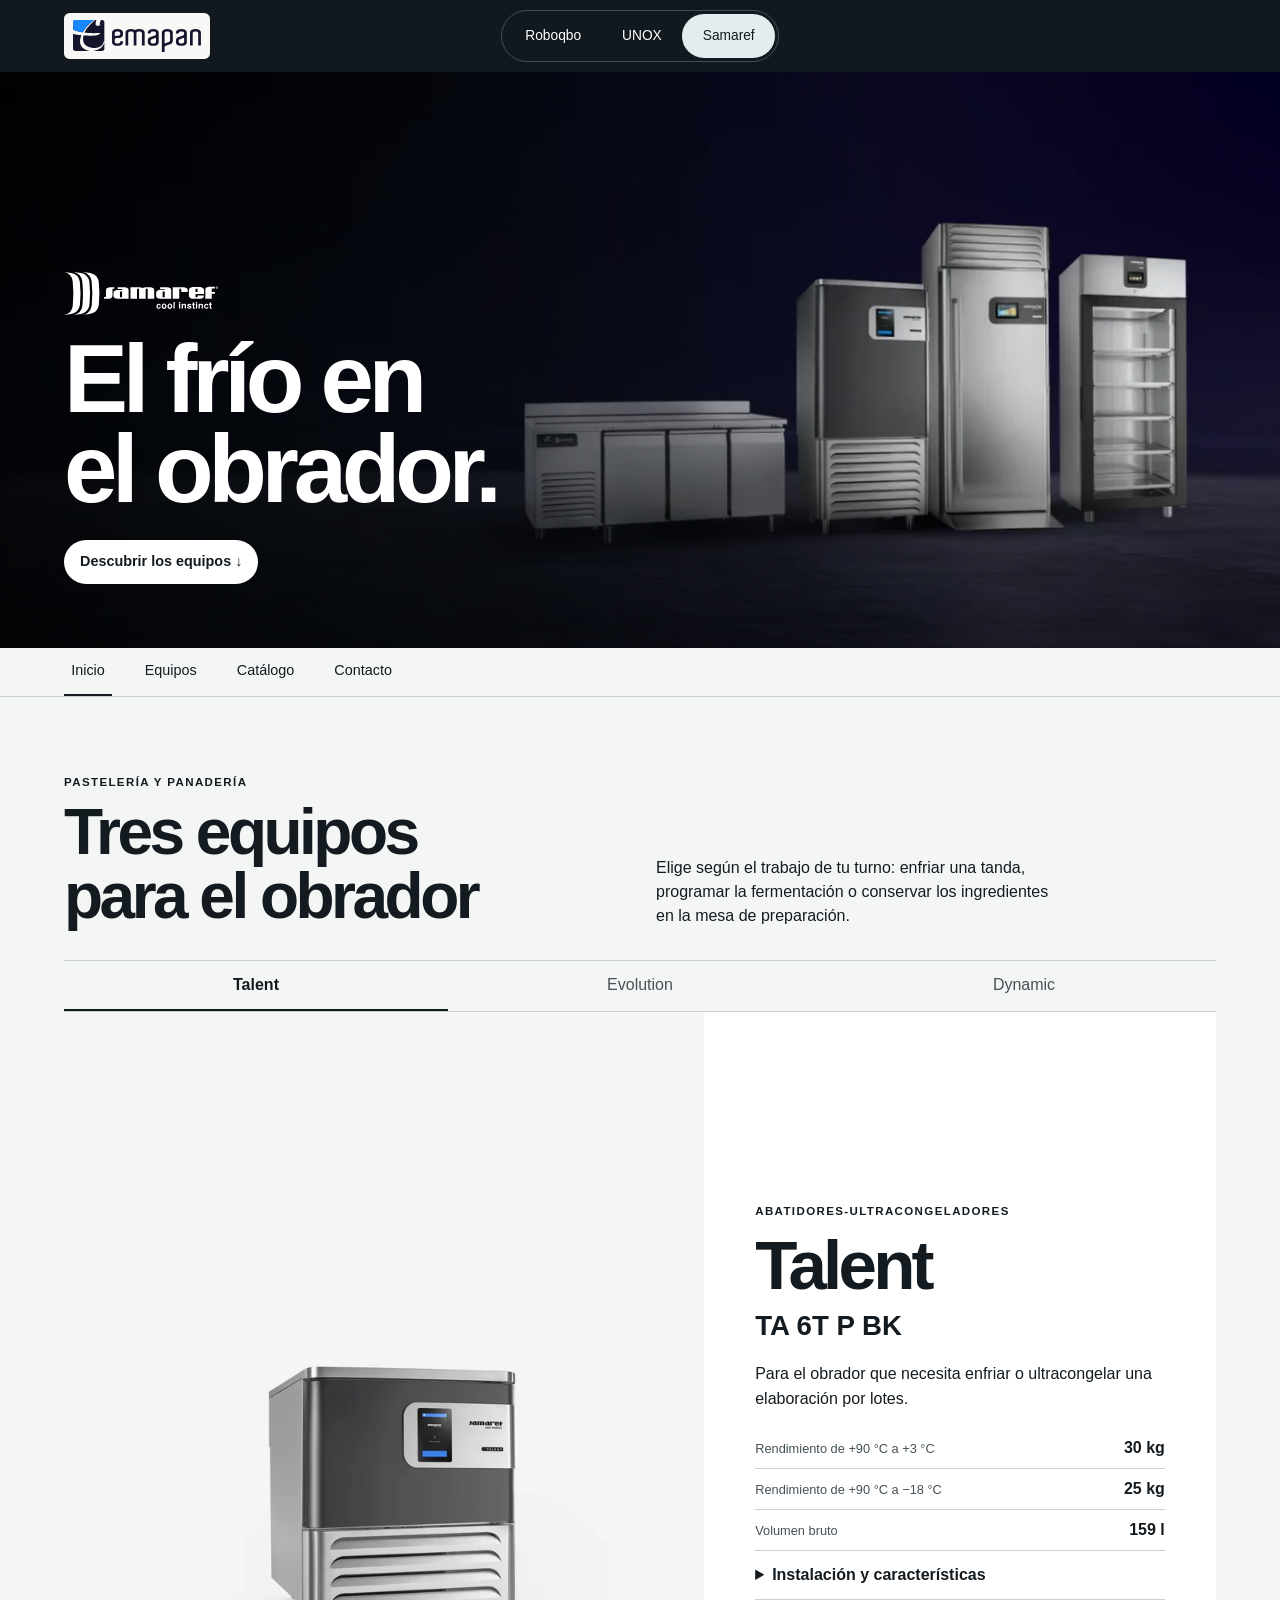
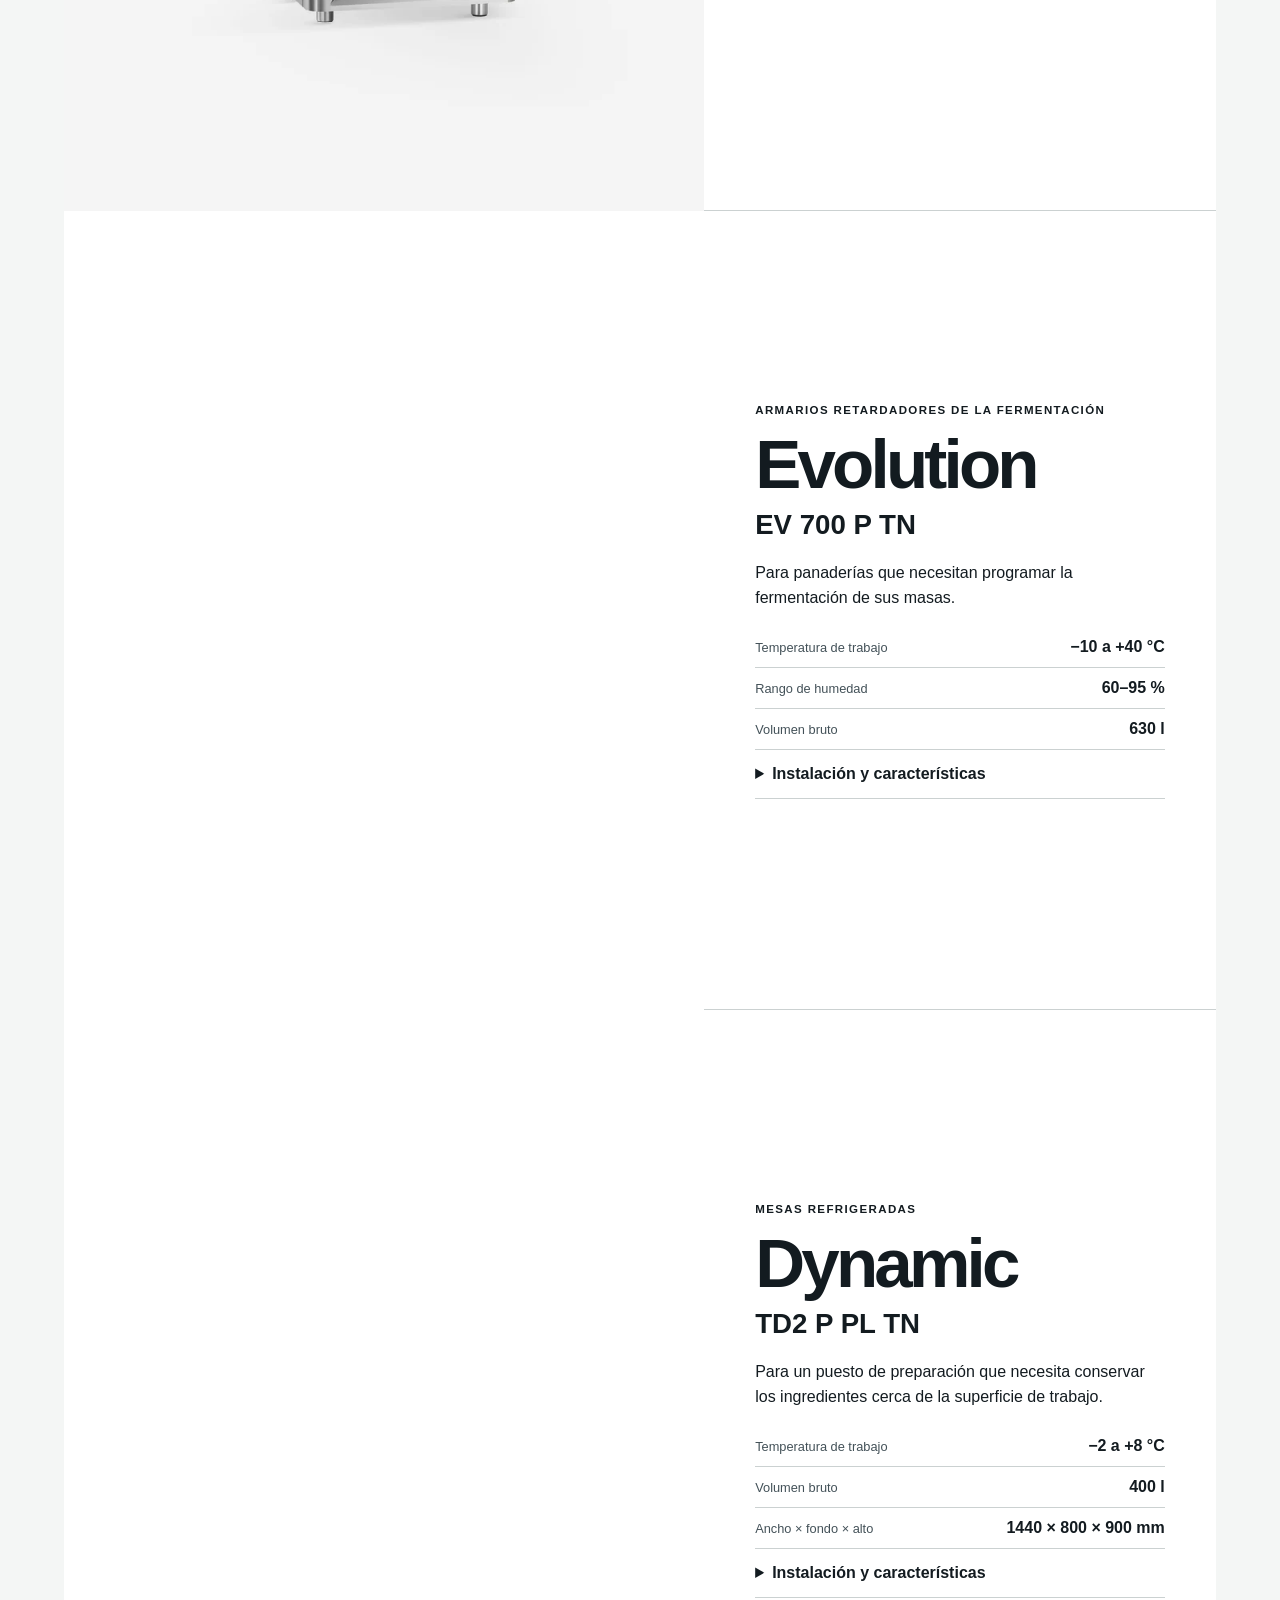
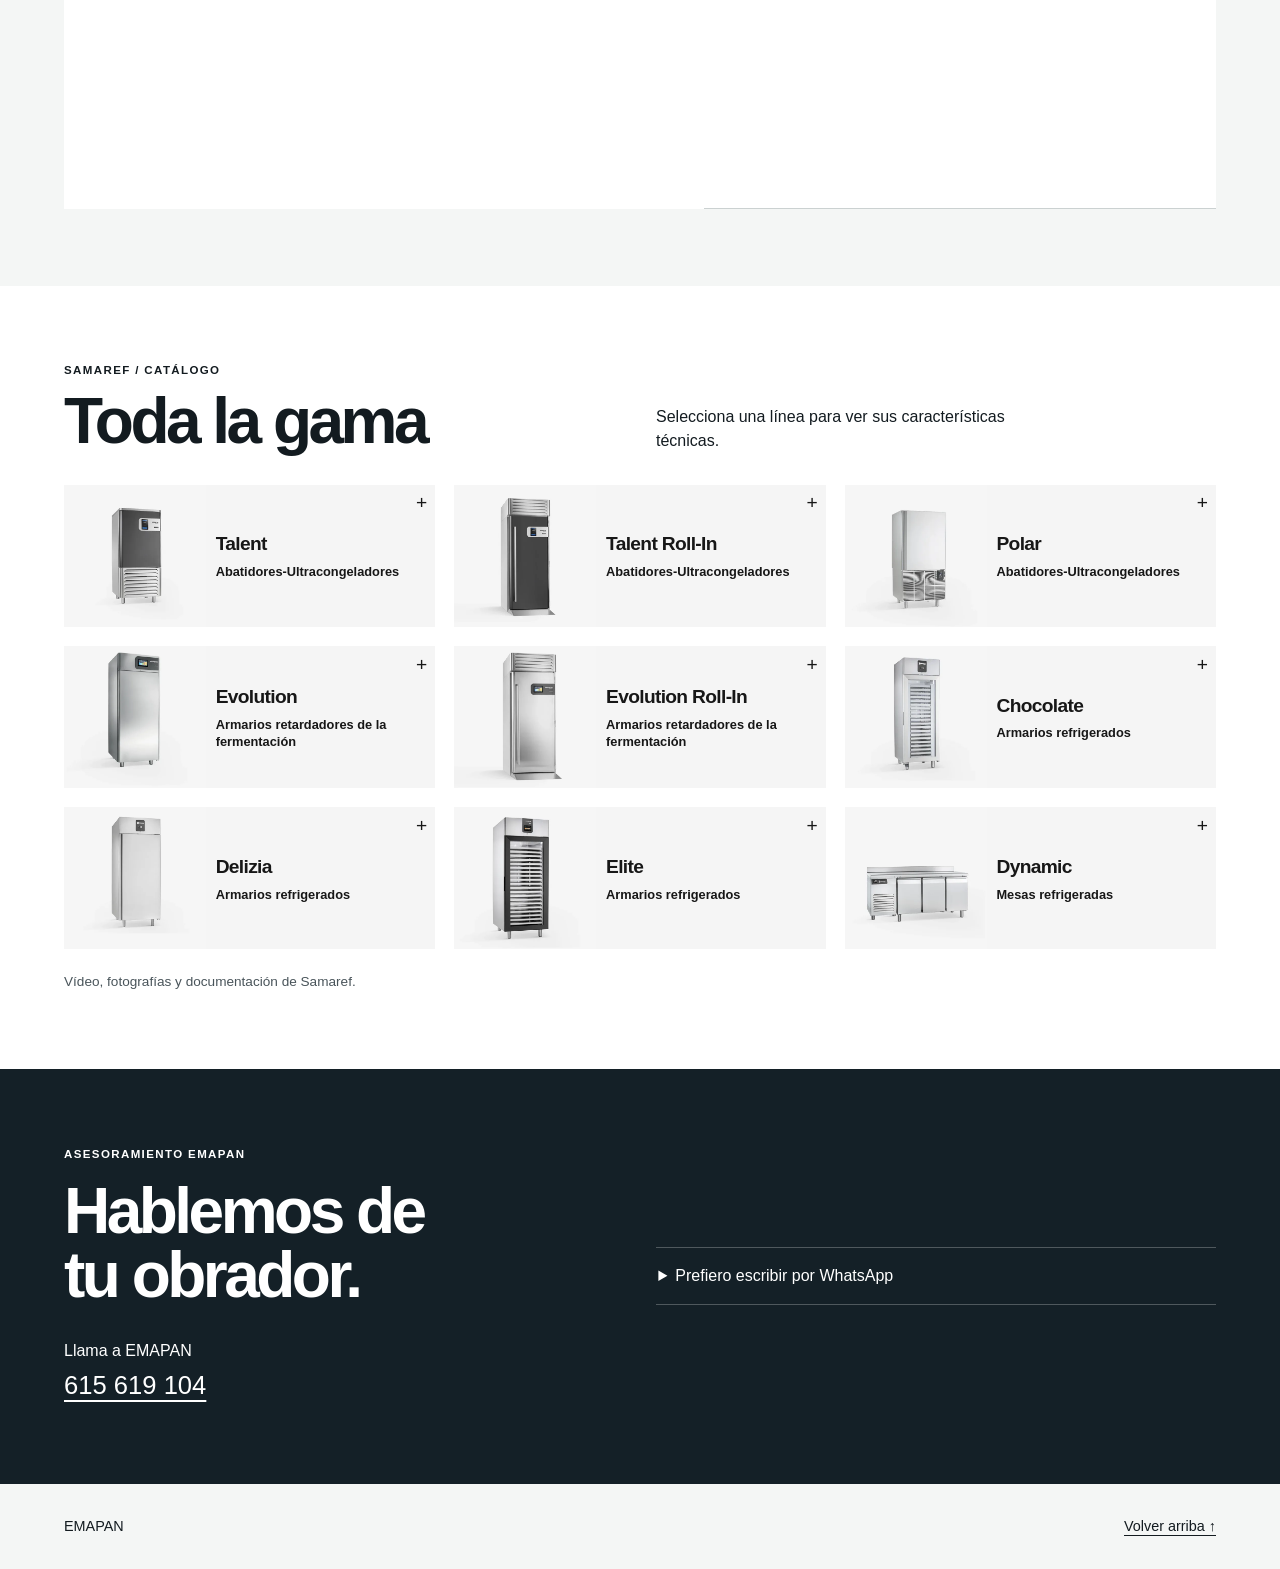
<file: web/samaref.html>
<!doctype html>
<html lang="es">
<head>
  <meta charset="utf-8">
  <meta name="viewport" content="width=device-width, initial-scale=1">
  <title>Samaref · Pastelería y panadería | EMAPAN</title>
  <meta name="description" content="Descubre los abatidores, armarios de fermentación y mesas refrigeradas Samaref para panadería y pastelería. Compara sus fichas y consulta con EMAPAN.">
  <link rel="canonical" href="https://www.satemapan.com/samaref.html">
  <link rel="icon" href="/favicon.ico?v=2" sizes="16x16 32x32 48x48">
  <link rel="icon" type="image/png" sizes="48x48" href="/favicon-48x48.png?v=2">
  <link rel="icon" type="image/svg+xml" sizes="any" href="/favicon.svg?v=2">
  <link rel="apple-touch-icon" sizes="180x180" href="/apple-touch-icon.png?v=2">
  <link rel="stylesheet" href="samaref.css">
  <script src="samaref.js" defer></script>
</head>
<body>
  <a class="skip" href="#gama">Saltar al contenido</a>
  <header>
    <a class="signature" href="/" aria-label="EMAPAN · Inicio"><img src="assets/emapan-logo-clean.svg" alt="EMAPAN" width="116" height="30"></a>
    <nav class="brands" aria-label="Elige tu experiencia">
      <a href="/">Roboqbo</a><a href="unox.html">UNOX</a><a href="#gama" aria-current="page">Samaref</a>
    </nav>
  </header>
  <main>
    <section id="gama" class="intro-panel" aria-labelledby="titulo">
      <video id="film" muted playsinline loop preload="none" poster="assets/samaref/poster.webp" data-film="assets/samaref/video.mp4" aria-label="Película de presentación de Samaref"></video>
      <div class="intro-copy">
        <img class="brand-mark" src="assets/samaref/samaref.svg" alt="Samaref" width="180" height="50">
        <h1 id="titulo">El frío en<br> el obrador.</h1>
        <a class="button" href="#criterios">Descubrir los equipos ↓</a>
      </div>
      <button id="playback" type="button" hidden>Reproducir vídeo</button>
    </section>
    <nav class="chapters" aria-label="Capítulos de Samaref">
      <a href="#gama">Inicio</a><a href="#criterios">Equipos</a><a href="#catalogo">Catálogo</a><a href="#consulta">Contacto</a>
    </nav>
    <section id="criterios" class="showroom" aria-labelledby="criterios-titulo">
      <div class="showroom-title"><div><p class="label">Pastelería y panadería</p><h2 id="criterios-titulo">Tres equipos<br>para el obrador</h2></div>
        <p>Elige según el trabajo de tu turno: enfriar una tanda, programar la fermentación o conservar los ingredientes en la mesa de preparación.</p>
      </div>
      <nav class="model-nav" aria-label="Elegir equipo Samaref">
        <a href="#talent">Talent</a><a href="#evolution">Evolution</a><a href="#dynamic">Dynamic</a>
      </nav>
      <div class="model-journey">
        <div class="model-stage" aria-hidden="true"></div>
        <div class="machines">
          <article class="machine" id="talent">
            <figure class="machine-stage"><img src="assets/samaref/ta-6t-p-bk.webp" alt="Talent TA 6T P BK" width="800" height="800" loading="lazy" decoding="async"></figure>
            <div class="machine-copy">
              <p class="label">Abatidores-Ultracongeladores</p><h3>Talent<span>TA 6T P BK</span></h3>
              <p>Para el obrador que necesita enfriar o ultracongelar una elaboración por lotes.</p>
              <dl class="tech-list"><div><dt>Rendimiento de +90 °C a +3 °C</dt><dd>30 kg</dd></div><div><dt>Rendimiento de +90 °C a −18 °C</dt><dd>25 kg</dd></div><div><dt>Volumen bruto</dt><dd>159 l</dd></div></dl>
              <details class="installation"><summary>Instalación y características</summary>
                <dl class="tech-list"><div><dt>Ancho × fondo × alto</dt><dd>800 × 750 × 840 mm</dd></div><div><dt>Potencia frigorífica</dt><dd>1707 W</dd></div><div><dt>Alimentación</dt><dd>230 V · monofásica · 50 Hz</dd></div><div><dt>Refrigerante</dt><dd>R290</dd></div></dl>
              </details>
            </div>
          </article>
          <article class="machine" id="evolution">
            <figure class="machine-stage"><img src="assets/samaref/ev-700-p-tn.webp" alt="Evolution EV 700 P TN" width="800" height="800" loading="lazy" decoding="async"></figure>
            <div class="machine-copy">
              <p class="label">Armarios retardadores de la fermentación</p><h3>Evolution<span>EV 700 P TN</span></h3>
              <p>Para panaderías que necesitan programar la fermentación de sus masas.</p>
              <dl class="tech-list"><div><dt>Temperatura de trabajo</dt><dd>−10 a +40 °C</dd></div><div><dt>Rango de humedad</dt><dd>60–95 %</dd></div><div><dt>Volumen bruto</dt><dd>630 l</dd></div></dl>
              <details class="installation"><summary>Instalación y características</summary>
                <dl class="tech-list"><div><dt>Ancho × fondo × alto</dt><dd>702 × 882 × 2080 mm</dd></div><div><dt>Potencia frigorífica</dt><dd>555 W</dd></div><div><dt>Alimentación</dt><dd>230 V · monofásica · 50 Hz</dd></div><div><dt>Refrigerante</dt><dd>R290</dd></div></dl>
              </details>
            </div>
          </article>
          <article class="machine" id="dynamic">
            <figure class="machine-stage"><img src="assets/samaref/td2-p-pl-tn.webp" alt="Dynamic TD2 P PL TN" width="800" height="800" loading="lazy" decoding="async"></figure>
            <div class="machine-copy">
              <p class="label">Mesas refrigeradas</p><h3>Dynamic<span>TD2 P PL TN</span></h3>
              <p>Para un puesto de preparación que necesita conservar los ingredientes cerca de la superficie de trabajo.</p>
              <dl class="tech-list"><div><dt>Temperatura de trabajo</dt><dd>−2 a +8 °C</dd></div><div><dt>Volumen bruto</dt><dd>400 l</dd></div><div><dt>Ancho × fondo × alto</dt><dd>1440 × 800 × 900 mm</dd></div></dl>
              <details class="installation"><summary>Instalación y características</summary>
                <dl class="tech-list"><div><dt>Potencia frigorífica</dt><dd>309 W</dd></div><div><dt>Potencia absorbida</dt><dd>218 W</dd></div><div><dt>Alimentación</dt><dd>230 V · monofásica · 50 Hz</dd></div><div><dt>Refrigerante</dt><dd>R290</dd></div></dl>
              </details>
            </div>
          </article>
        </div>
      </div>
    </section>
    <section id="catalogo" class="catalogue" aria-labelledby="catalogo-titulo">
      <div class="showroom-title"><div><p class="label">Samaref / Catálogo</p><h2 id="catalogo-titulo">Toda la gama</h2></div>
        <p>Selecciona una línea para ver sus características técnicas.</p>
      </div>
      <div class="families">
          <details class="family">
            <summary>
              <img src="assets/samaref/linea-talent.webp" alt="" width="320" height="320" loading="lazy" decoding="async">
              <span class="family-name"><strong>Talent</strong><small>Abatidores-Ultracongeladores</small></span>
            </summary>
            <div class="family-info"><p>Abatimiento, ultracongelación y ciclos de pasteurización, descongelación y fermentación controlada.</p><p>La capacidad por ciclo varía según el modelo.</p>
            </div>
          </details>
          <details class="family">
            <summary>
              <img src="assets/samaref/linea-talent-roll-in.webp" alt="" width="320" height="320" loading="lazy" decoding="async">
              <span class="family-name"><strong>Talent Roll-In</strong><small>Abatidores-Ultracongeladores</small></span>
            </summary>
            <div class="family-info"><p>Evaporador de alta ventilación para abatir la temperatura por ciclos.</p><p>Versiones con grupo incorporado o preparadas para un grupo remoto.</p>
            </div>
          </details>
          <details class="family">
            <summary>
              <img src="assets/samaref/linea-polar.webp" alt="" width="320" height="320" loading="lazy" decoding="async">
              <span class="family-name"><strong>Polar</strong><small>Abatidores-Ultracongeladores</small></span>
            </summary>
            <div class="family-info"><p>Control de la temperatura en el centro del producto y evaporador inspeccionable.</p><p>La gama incluye PO 5T, PO 8T, PO 12T y PO 16T.</p>
            </div>
          </details>
          <details class="family">
            <summary>
              <img src="assets/samaref/linea-evolution.webp" alt="" width="320" height="320" loading="lazy" decoding="async">
              <span class="family-name"><strong>Evolution</strong><small>Armarios retardadores de la fermentación</small></span>
            </summary>
            <div class="family-info"><p>Permite programar la detención, conservación, reactivación y fermentación de la masa.</p><p>Pantalla táctil de 7 pulgadas. Versiones EV 700 y EV 1000.</p>
            </div>
          </details>
          <details class="family">
            <summary>
              <img src="assets/samaref/linea-evolution-roll-in.webp" alt="" width="320" height="320" loading="lazy" decoding="async">
              <span class="family-name"><strong>Evolution Roll-In</strong><small>Armarios retardadores de la fermentación</small></span>
            </summary>
            <div class="family-info"><p>Admite dos carros EN de 60 × 40 cm o uno de 60 × 80 cm.</p><p>Espacio interior útil de 670 × 1050 mm y entrada con rampa.</p>
            </div>
          </details>
          <details class="family">
            <summary>
              <img src="assets/samaref/linea-chocolate.webp" alt="" width="320" height="320" loading="lazy" decoding="async">
              <span class="family-name"><strong>Chocolate</strong><small>Armarios refrigerados</small></span>
            </summary>
            <div class="family-info"><p>Conservación de bombones, pralinés y tabletas entre +10 y +18 °C.</p><p>Control de humedad relativa al 50 % ± 5 %. Refrigerante R290.</p>
            </div>
          </details>
          <details class="family">
            <summary>
              <img src="assets/samaref/linea-delizia.webp" alt="" width="320" height="320" loading="lazy" decoding="async">
              <span class="family-name"><strong>Delizia</strong><small>Armarios refrigerados</small></span>
            </summary>
            <div class="family-info"><p>Conservación con ventilación suave y tres ajustes de humedad.</p><p>Guías regulables en pasos de 35 mm para adaptar la separación entre bandejas.</p>
            </div>
          </details>
          <details class="family">
            <summary>
              <img src="assets/samaref/linea-elite.webp" alt="" width="320" height="320" loading="lazy" decoding="async">
              <span class="family-name"><strong>Elite</strong><small>Armarios refrigerados</small></span>
            </summary>
            <div class="family-info"><p>Armarios de pastelería con programas específicos para cada versión.</p><p>Pantalla táctil de 5 pulgadas. La gama incluye EL 700, EL 1000 y EL XL.</p>
            </div>
          </details>
          <details class="family">
            <summary>
              <img src="assets/samaref/linea-dynamic.webp" alt="" width="320" height="320" loading="lazy" decoding="async">
              <span class="family-name"><strong>Dynamic</strong><small>Mesas refrigeradas</small></span>
            </summary>
            <div class="family-info"><p>Mesa refrigerada con encimera reforzada de acero inoxidable AISI 304 y bordes redondeados.</p><p>Refrigerante R290 y tres ajustes de humedad para conservación a temperatura positiva.</p>
            </div>
          </details>
      </div>
      <p class="source-note">Vídeo, fotografías y documentación de Samaref.</p>
    </section>
    <section id="consulta" class="entry contact" aria-labelledby="consulta-titulo">
      <div><p class="label">Asesoramiento EMAPAN</p><h2 id="consulta-titulo">Hablemos de<br>tu obrador.</h2>
        <p class="by-phone">Llama a EMAPAN<br><a href="tel:+34615619104">615 619 104</a></p>
      </div>
      <details class="contact-enquiry">
        <summary>Prefiero escribir por WhatsApp</summary>
        <form id="brief" hidden>
          <label for="actividad">¿A qué se dedica tu obrador?</label>
          <select id="actividad" name="actividad">
            <option value="">Selecciona si lo deseas</option>
            <option>Pastelería</option><option>Panadería</option><option>Pastelería y panadería</option>
          </select>
          <label for="equipo">Equipo de interés</label>
          <select name="equipo" id="equipo"><option value="">Quiero orientación</option><optgroup label="Modelos"><option>Talent TA 6T P BK</option><option>Evolution EV 700 P TN</option><option>Dynamic TD2 P PL TN</option></optgroup><optgroup label="Líneas"><option>Talent</option><option>Talent Roll-In</option><option>Polar</option><option>Evolution</option><option>Evolution Roll-In</option><option>Chocolate</option><option>Delizia</option><option>Elite</option><option>Dynamic</option></optgroup></select>
          <label for="detalle">¿Qué quieres consultar? <small>(opcional)</small></label>
          <textarea id="detalle" name="detalle" maxlength="600" rows="3" placeholder="Por ejemplo, el modelo que has visto o cuántas bandejas preparas por tanda."></textarea>
        </form>
        <a class="button" id="whatsapp" target="_blank" rel="noopener" href="https://wa.me/34615619104?text=Hola%2C%20EMAPAN.%20Me%20interesa%20la%20gama%20Samaref%20de%20pasteler%C3%ADa%20y%20panader%C3%ADa.">Continuar en WhatsApp <img class="arrow" src="assets/icons/arrow-up-right.svg" width="18" height="18" alt=""></a>
        <p class="note">Podrás revisar el mensaje en WhatsApp antes de enviarlo.</p>
      </details>
    </section>
  </main>
  <footer><span>EMAPAN</span><a href="#gama">Volver arriba ↑</a></footer>
</body>
</html>
</file>
<file: web/samaref.css>
:root {
  --ink: #131b20;
  --light: #f4f6f5;
  --line: #cbd1d1;
  --gutter: clamp(1.15rem,5vw,6rem);
  font: 100%/1.5 Arial, Helvetica, sans-serif;
  background: var(--light);
  color: var(--ink);
}
* { box-sizing: border-box; }
body, figure, h1, h2, h3, p { margin: 0; }
a { color: inherit; text-underline-offset: .25em; }
a, button, summary { touch-action: manipulation; }
:focus-visible { outline: 3px solid #1288ae; outline-offset: 3px; }
button, select, textarea { font: inherit; }
.skip { position: fixed; left: 1rem; top: -5rem; z-index: 8; padding: .8rem; background: white; }
.skip:focus { top: .5rem; }
header { display: grid; grid-template-columns: minmax(0,1fr) auto minmax(0,1fr); align-items: center; min-height: 4.5rem; padding-inline: var(--gutter); background: #11191e; color: white; }
.signature { justify-self: start; display: grid; align-items: center; max-width: 100%; background: #f8f9f6; padding: .38rem .55rem; border-radius: .35rem; }
.signature img { display: block; width: clamp(4rem,10vw,8.5rem); max-width: 100%; height: auto; }
.brands { grid-column: 2; display: flex; padding: 3px; border: 1px solid #ffffff38; border-radius: 2rem; }
.brands a { display: grid; place-items: center; min-height: 44px; padding-inline: clamp(.5rem,1.6vw,1.5rem); font-size: .86rem; border-radius: inherit; text-decoration: none; }
.brands [aria-current] { background: #e3edef; color: var(--ink); }
.intro-panel { position: relative; isolation: isolate; display: flex; align-items: end; padding: clamp(2rem,5vw,5rem) var(--gutter); overflow: hidden; background: #111b23; color: white; }
.intro-copy { max-width: 46rem; }
.label { font-size: .72rem; font-weight: 650; text-transform: uppercase; letter-spacing: .12em; }
h1,h2,h3 { font-weight: 550; line-height: 1; letter-spacing: -.055em; }
h1 { font-size: clamp(4.5rem,10vw,10rem); margin: .45rem 0; }
.intro { font-size: clamp(1.3rem,2.5vw,2.3rem); margin-bottom: 1.4rem; }
.button { display: inline-flex; align-items: center; justify-content: center; gap: 1rem; min-height: 44px; padding: .65rem 1rem; border-radius: 2rem; font-weight: 600; font-size: .9rem; text-decoration: none; }
.button { background: white; color: var(--ink); }
[hidden] { display: none !important; }
.chapters { position: sticky; top: 0; z-index: 2; display: flex; gap: clamp(.4rem,2vw,2rem); padding-inline: var(--gutter); border-bottom: 1px solid var(--line); background: #f4f6f5f5; }
.chapters a { display: grid; place-items: center; min-height: 48px; border-bottom: 2px solid transparent; padding-inline: .45rem; font-size: .9rem; text-decoration: none; }
.chapters [aria-current] { border-color: currentColor; }
section[id] { scroll-margin-top: 3rem; }
.showroom, .entry { padding: clamp(2.6rem,6vw,6rem) var(--gutter); }
.showroom-title,.entry { display: grid; grid-template-columns: 1fr 1fr; gap: 2rem; align-items: start; }
.showroom-title { align-items: end; margin-bottom: 2rem; }
h2 { font-size: clamp(2.5rem,5vw,5rem); }
.showroom-title p, .entry p { max-width: 45ch; }
.machines { display: grid; gap: 1rem; }
.machine { background: white; display: grid; grid-template-columns: repeat(2,minmax(0,1fr)); align-items: center; min-width: 0; }
.machine-stage { position: relative; width: 100%; aspect-ratio: 4/3; background: #cfd0d2; overflow: hidden; }
.machine-stage img { position: absolute; inset: 0; width: 100%; height: 100%; object-fit: contain; }
.machine-photo { background: white; }
.machine-copy { flex: 1; display: flex; flex-direction: column; align-items: start; padding: clamp(1rem,2vw,2rem); }
.machine-copy h3 { font-size: clamp(1.65rem,2.4vw,2.8rem); margin: .65rem 0 1rem; }
.machine-copy p { line-height: 1.55; }
.machine-copy details { margin: 1rem 0; width: 100%; border-block: 1px solid var(--line); }
summary, .machine-copy details a { padding-block: .75rem; }
summary { cursor: pointer; font-weight: 600; }
.machine-copy details a, .machine-copy small { display: block; }
.source-note { margin: 1.4rem 0 0; max-width: 85ch; color: #49545a; font-size: .85rem; }
.catalogue { background: white; padding: clamp(2.6rem,6vw,6rem) var(--gutter); }
.entry .label { margin-bottom: 1rem; }
.resource,.channel,.by-phone a { display: flex; align-items: center; gap: .5rem; width: fit-content; min-height: 44px; }
.resource { margin-top: 1rem; font-weight: bold; }
.contact { background: #142027; color: white; }
.contact .by-phone { margin-top: 2rem; }
.by-phone a { font-size: 1.6rem; }
.contact label { display: block; margin-bottom: .45rem; }
.contact select, .contact textarea { width: 100%; border: 1px solid var(--line); border-radius: .35rem; padding: .8rem; margin-bottom: 1.25rem; background: white; color: var(--ink); }
.contact textarea { resize: vertical; }
.note { margin-top: 1rem; font-size: .85rem; }
footer { display: flex; justify-content: space-between; padding: 2rem var(--gutter); font-size: .9rem; }
@media(max-width:760px) {
  header { padding-inline: .5rem; }
  .signature { width: min(6rem,calc(100% - .25rem)); padding: .3rem; }
  .brands a { padding-inline: clamp(.45rem,2vw,.8rem); font-size: .78rem; }
  .showroom-title,.entry { grid-template-columns: 1fr; gap: 1rem; }
  .machine { display: flex; flex-direction: column; align-items: stretch; }
  .machine-stage { aspect-ratio: 1.75; }
}
@media(prefers-reduced-motion:no-preference) {
  html { scroll-behavior: smooth; }
}



.intro-panel { min-height: clamp(28rem,64svh,50rem); background: #111; }
#film, .intro-panel::after { position: absolute; inset: 0; width: 100%; height: 100%; }
#film { object-fit: cover; z-index: -2; }
.intro-panel::after { content: ''; z-index: -1; background: linear-gradient(90deg,#000b,transparent 72%),linear-gradient(0deg,#0006,transparent 45%); }
.brand-mark { display: block; width: clamp(7.5rem,12vw,11rem); height: auto; filter: invert(1); }
h1 { font-size: clamp(3.4rem,7.5vw,8rem); margin: 1.2rem 0 1.6rem; line-height: .94; }
h2 { margin: .55rem 0 0; }
#playback { position: absolute; right: var(--gutter); bottom: 1rem; min-height: 44px; padding: .5rem 1rem; border: 1px solid #fffa; border-radius: 2rem; color: white; background: #161616bc; cursor: pointer; }
.machine-stage, .machine-photo { background: #f5f5f5; }
.machine-copy h3 span { display: block; font-size: .54em; line-height: 1.5; letter-spacing: 0; margin-top: .3rem; }
.machine-copy dl { width: 100%; margin: .25rem 0; }
.machine-copy dt { margin-top: .55rem; font-size: .8rem; }
.machine-copy dd { margin: 0; font-weight: 650; }
.families { align-items: start; display: grid; grid-template-columns: repeat(3,minmax(0,1fr)); gap: clamp(.65rem,1.5vw,1.5rem); }
.family > summary { display: grid; grid-template-columns: 40% 1fr; align-items: center; background: #f5f5f5; text-decoration: none; color: #171717; }
.family img { width: 100%; height: auto; }
.family-name { padding: .6rem; }
.family strong,.family small { display: block; }
.family strong { font-size: clamp(1rem,1.5vw,1.4rem); letter-spacing: -.035em; }
.family small { margin-top: .3rem; font-size: .8rem; line-height: 1.3; }
.family summary:hover strong, .family summary:focus-visible strong { text-decoration: underline; }
@media(max-width:760px) {
  .intro-panel { display: block; min-height: 0; padding: 0; background: #090c14; }
  #film { position: relative; display: block; aspect-ratio: 1.8; height: auto; object-position: 73% center; }
  .intro-panel::after { display: none; }
  .intro-copy { padding: 1.3rem var(--gutter) 1.6rem; }
  .intro-copy h1 { font-size: clamp(2.2rem,8.5vw,3.5rem); margin: .65rem 0 1.1rem; }
  .intro-copy h1 br { display: none; }
  .brand-mark { width: 6.5rem; }
  #playback { top: .5rem; left: .65rem; right: auto; bottom: auto; font-size: .8rem; }
  .families { grid-template-columns: repeat(2,minmax(0,1fr)); }
  .family > summary { display: flex; flex-direction: column; align-items: stretch; }
  .family img { aspect-ratio: 1.55; object-fit: contain; }
  .family-name { padding: .65rem .8rem 1rem; }
}

/* La fotografía permanece en escena mientras avanza la ficha de cada equipo. */
.showroom {
  --chapter-height: 49px;
  --model-nav-height: 48px;
  --stage-top: calc(var(--chapter-height) + var(--model-nav-height));
}
.model-nav {
  position: sticky; top: var(--chapter-height); z-index: 1;
  display: flex; border-block: 1px solid var(--line); background: var(--light);
}
.model-nav a {
  flex: 1; padding: .75rem .3rem; text-align: center; min-height: 46px;
  color: #455258; text-decoration: none; border-bottom: 2px solid transparent;
}
.model-nav a[aria-current] { color: var(--ink); border-bottom-color: currentColor; font-weight: 650; }
.model-stage { display: none; }
.machine { scroll-margin-top: calc(var(--stage-top) + .75rem); }
@media (min-height: 550px) and (prefers-reduced-motion: no-preference) {
  .with-stage { --stage-height: calc(100svh - var(--stage-top)); }
  .with-stage .model-journey {
    display: grid; grid-template-columns: minmax(0,1.25fr) minmax(0,1fr); background: white;
  }
  .with-stage .model-stage {
    display: block; position: sticky; top: var(--stage-top); height: var(--stage-height);
    overflow: hidden; background: #f5f5f5;
  }
  .model-stage img {
    position: absolute; inset: 0; width: 100%; height: 100%; object-fit: contain;
    opacity: 0; will-change: opacity, transform;
  }
  .with-stage .model-nav::after {
    content: ''; position: absolute; left: 0; bottom: 0; height: 2px;
    width: calc(100% / var(--model-count)); background: var(--ink);
    transform: translateX(var(--indicator-x,0%)); pointer-events: none;
  }
  .with-stage .model-nav [aria-current] { border-bottom-color: transparent; }
  .with-stage .machines { display: block; }
  .with-stage .machine { display: flex; flex-direction: column; align-items: stretch; min-height: var(--stage-height); justify-content: center; border-bottom: 1px solid var(--line); }
  .with-stage .machine-stage { display: none; }
  .with-stage .machine-copy { flex: none; padding: clamp(1.5rem,4vw,4.5rem); }
  .with-stage .machine-copy h3 { font-size: clamp(2.8rem,5.4vw,5.5rem); }
  .with-stage .machine-copy h3 span { font-size: .4em; }
}
@media (max-width: 760px) and (min-height: 550px) and (prefers-reduced-motion: no-preference) {
  .with-stage { --photo-height: clamp(10rem,32svh,19rem); }
  .with-stage .model-journey { display: block; }
  .with-stage .model-stage { z-index: 1; height: var(--photo-height); pointer-events: none; }
  .with-stage .machine {
    min-height: calc(var(--stage-height) - var(--photo-height));
    scroll-margin-top: calc(var(--stage-top) + var(--photo-height) + .5rem);
  }
  .with-stage .machine-copy { padding: 1.4rem; }
  .with-stage .machine-copy h3 { font-size: 2.7rem; }
}

.machine-copy .tech-list { margin: 1rem 0 0; }
.tech-list > div {
  display: flex; align-items: baseline; justify-content: space-between; gap: .8rem;
  padding: .5rem 0; border-bottom: 1px solid var(--line);
}
.machine-copy .tech-list dt { margin: 0; color: #435158; }
.tech-list dd { text-align: right; }
.machine-copy .installation { border-top: 0; margin: 0 0 1.2rem; }
.machine-copy .installation .tech-list { margin: 0 0 .75rem; }
.family { background: #f5f5f5; min-width: 0; }
.family > summary { position: relative; padding: 0 1rem 0 0; cursor: pointer; list-style: none; }
.family > summary::-webkit-details-marker { display: none; }
.family > summary::after { content: '+'; position: absolute; top: .3rem; right: .5rem; font-size: 1.2rem; font-weight: 400; }
.family[open] > summary::after { content: '−'; }
.family-info { padding: .9rem 1rem 1rem; border-top: 1px solid var(--line); font-size: .93rem; }
.family-info p + p { margin-top: .65rem; }
@media(max-width:760px) { .family > summary { padding: 0; } }
@media(max-width:540px) {
  .families { grid-template-columns: 1fr; }
  .family > summary { display: grid; grid-template-columns: 32% 1fr; align-items: center; }
  .family > summary img { aspect-ratio: 1.45; }
  .family-name { padding-right: 1.8rem; }
}

.contact-enquiry { border-block: 1px solid #ffffff40; align-self: center; }
.contact-enquiry summary { padding: 1rem .15rem; font-size: 1rem; font-weight: 500; }
.contact-enquiry form { padding-top: .75rem; }
.contact-enquiry .note { margin: .75rem 0 1.25rem; }
</file>
